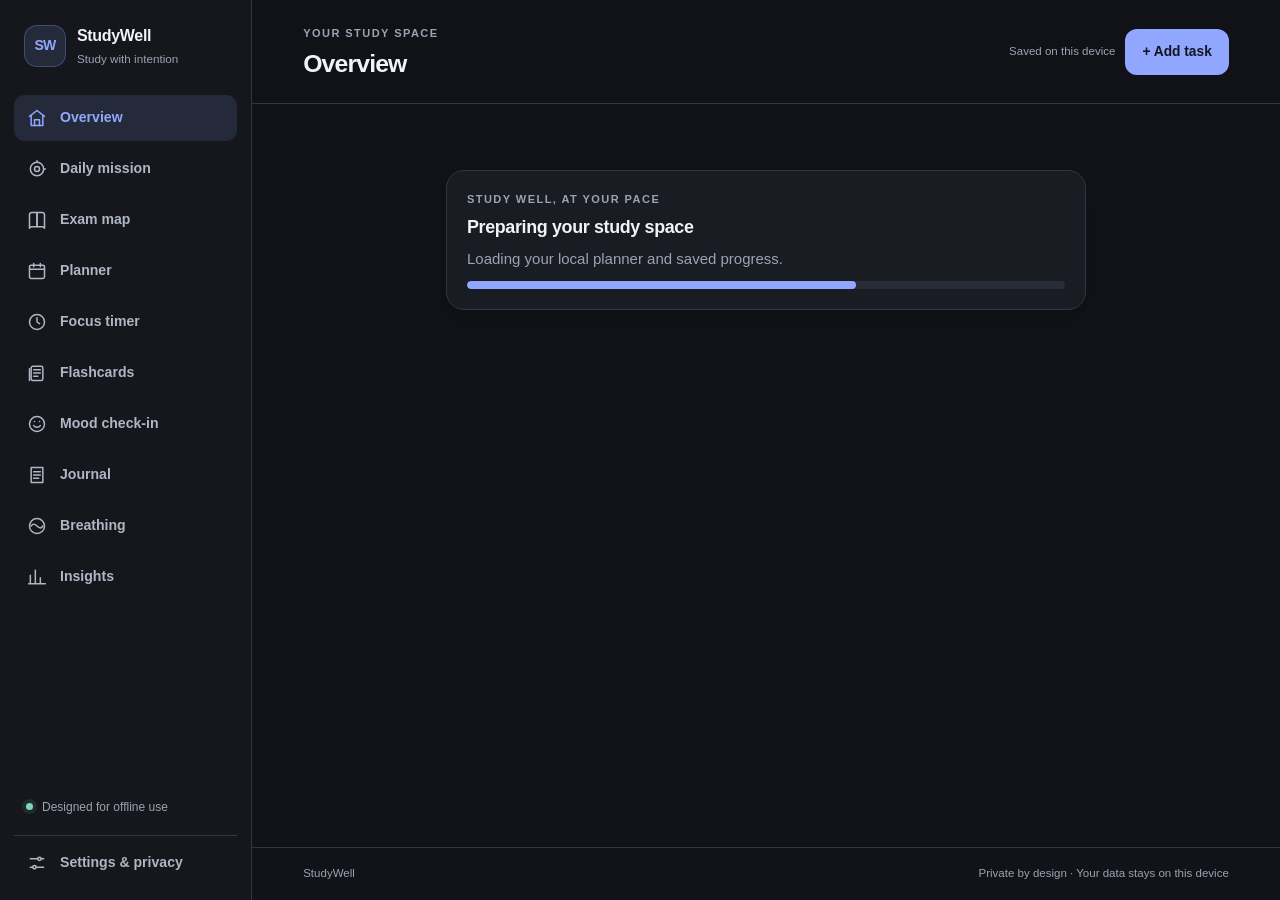
<file: web/index.html>
<!doctype html>
<html lang="en">
 <head>
  <meta charset="utf-8"/>
  <meta content="width=device-width, initial-scale=1, viewport-fit=cover" name="viewport"/>
  <meta content="#111318" name="theme-color"/>
  <meta content="A private, offline-first study planner and focus companion." name="description"/>
  <title>
   StudyWell &mdash; Study with intention
  </title>
  <link href="./manifest.json" rel="manifest"/>
  <link href="./icons/icon.svg" rel="icon" type="image/svg+xml"/>
  <link href="./css/styles.css" rel="stylesheet"/>
 </head>
 <body>
  <div aria-live="polite" class="lock-screen hidden" id="app-lock">
   <div class="lock-card">
    <div class="brand-mark">
     SW
    </div>
    <p class="eyebrow">
     PRIVATE STUDY SPACE
    </p>
    <h1>
     Welcome back
    </h1>
    <p class="muted">
     Enter your PIN to continue.
    </p>
    <form class="form-stack" id="unlock-form">
     <label class="field-label" for="unlock-pin">
      4-digit PIN
     </label>
     <input autocomplete="current-password" class="input pin-input" id="unlock-pin" inputmode="numeric" maxlength="4" pattern="[0-9]{4}" required="" type="password"/>
     <p class="form-message" id="unlock-error" role="status">
     </p>
     <button class="button primary full" type="submit">
      Unlock StudyWell
     </button>
    </form>
   </div>
  </div>
  <div aria-atomic="true" aria-live="polite" class="toast-region" id="toast-region">
  </div>
  <div class="app-shell" id="app-shell">
   <aside aria-label="Main navigation" class="sidebar">
    <a aria-label="StudyWell home" class="brand" href="#home">
     <span class="brand-mark">
      SW
     </span>
     <span>
      <strong>
       StudyWell
      </strong>
      <small>
       Study with intention
      </small>
     </span>
    </a>
    <nav class="side-nav" id="side-nav">
     <button class="nav-item active" data-page="home">
      <span class="nav-icon">
       <svg aria-hidden="true" viewBox="0 0 24 24">
        <path d="m3 10 9-7 9 7">
        </path>
        <path d="M5 9v12h14V9">
        </path>
        <path d="M9 21v-7h6v7">
        </path>
       </svg>
      </span>
      <span>
       Overview
      </span>
     </button>
     <button class="nav-item" data-page="mission">
      <span class="nav-icon">
       <svg aria-hidden="true" viewBox="0 0 24 24">
        <circle cx="12" cy="12" r="8">
        </circle>
        <circle cx="12" cy="12" r="3">
        </circle>
        <path d="M12 2v2M22 12h-2">
        </path>
       </svg>
      </span>
      <span>
       Daily mission
      </span>
     </button>
     <button class="nav-item" data-page="exams">
      <span class="nav-icon">
       <svg aria-hidden="true" viewBox="0 0 24 24">
        <path d="M3 5.5A2.5 2.5 0 0 1 5.5 3H12v17H5.5A2.5 2.5 0 0 0 3 22z">
        </path>
        <path d="M21 5.5A2.5 2.5 0 0 0 18.5 3H12v17h6.5A2.5 2.5 0 0 1 21 22z">
        </path>
       </svg>
      </span>
      <span>
       Exam map
      </span>
     </button>
     <button class="nav-item" data-page="planner">
      <span class="nav-icon">
       <svg aria-hidden="true" viewBox="0 0 24 24">
        <rect height="16" rx="2" width="18" x="3" y="5">
        </rect>
        <path d="M16 3v4M8 3v4M3 10h18">
        </path>
       </svg>
      </span>
      <span>
       Planner
      </span>
     </button>
     <button class="nav-item" data-page="focus">
      <span class="nav-icon">
       <svg aria-hidden="true" viewBox="0 0 24 24">
        <circle cx="12" cy="12" r="9">
        </circle>
        <path d="M12 7v5l3 2">
        </path>
       </svg>
      </span>
      <span>
       Focus timer
      </span>
     </button>
     <button class="nav-item" data-page="cards">
      <span class="nav-icon">
       <svg aria-hidden="true" viewBox="0 0 24 24">
        <rect height="17" rx="2" width="14" x="5" y="4">
        </rect>
        <path d="M8 8h8M8 12h8M8 16h5">
        </path>
        <path d="M3 7v14">
        </path>
       </svg>
      </span>
      <span>
       Flashcards
      </span>
     </button>
     <button class="nav-item" data-page="mood">
      <span class="nav-icon">
       <svg aria-hidden="true" viewBox="0 0 24 24">
        <circle cx="12" cy="12" r="9">
        </circle>
        <path d="M8 14s1.5 2 4 2 4-2 4-2M9 9h.01M15 9h.01">
        </path>
       </svg>
      </span>
      <span>
       Mood check-in
      </span>
     </button>
     <button class="nav-item" data-page="journal">
      <span class="nav-icon">
       <svg aria-hidden="true" viewBox="0 0 24 24">
        <path d="M5 3h14v18H5z">
        </path>
        <path d="M8 8h8M8 12h8M8 16h6">
        </path>
       </svg>
      </span>
      <span>
       Journal
      </span>
     </button>
     <button class="nav-item" data-page="breathing">
      <span class="nav-icon">
       <svg aria-hidden="true" viewBox="0 0 24 24">
        <circle cx="12" cy="12" r="9">
        </circle>
        <path d="M5 12c2-3 4-3 7 0s5 3 7 0">
        </path>
       </svg>
      </span>
      <span>
       Breathing
      </span>
     </button>
     <button class="nav-item" data-page="insights">
      <span class="nav-icon">
       <svg aria-hidden="true" viewBox="0 0 24 24">
        <path d="M4 20V10M10 20V4M16 20v-7M22 20H2">
        </path>
       </svg>
      </span>
      <span>
       Insights
      </span>
     </button>
    </nav>
    <div class="sidebar-bottom">
     <div class="offline-indicator">
      <span class="status-dot">
      </span>
      <span>
       Designed for offline use
      </span>
     </div>
     <button class="nav-item settings-link" data-page="settings">
      <span aria-hidden="true" class="nav-icon">
       <svg viewBox="0 0 24 24" aria-hidden="true">
        <path d="M4 7h9M17 7h3M4 17h3M11 17h9"></path>
        <circle cx="15" cy="7" r="2"></circle>
        <circle cx="9" cy="17" r="2"></circle>
       </svg>
      </span>
      <span>
       Settings &amp; privacy
      </span>
     </button>
    </div>
   </aside>
   <main class="main-area">
    <header class="topbar">
     <div class="topbar-title">
      <p class="eyebrow" id="today-label">
       YOUR STUDY SPACE
      </p>
      <h1 id="page-heading">
       Overview
      </h1>
     </div>
     <div class="topbar-actions">
      <span class="save-status" id="save-status">
       Saved on this device
      </span>
      <button class="button secondary install-button hidden" id="install-button" type="button">
       Install app
      </button>
      <button class="button primary" id="quick-add" type="button">
       + Add task
      </button>
     </div>
    </header>
    <section aria-live="polite" class="page-content" id="page-content" tabindex="-1">
     <section class="card boot-card">
      <p class="eyebrow">
       STUDY WELL, AT YOUR PACE
      </p>
      <h2>
       Preparing your study space
      </h2>
      <p class="muted">
       Loading your local planner and saved progress.
      </p>
      <div aria-hidden="true" class="progress-track">
       <div class="progress-fill" style="width: 65%">
       </div>
      </div>
     </section>
    </section>
    <footer class="app-footer">
     <span>
      StudyWell
     </span>
     <span>
      Private by design &middot; Your data stays on this device
     </span>
    </footer>
   </main>
  </div>
  <nav aria-label="Mobile navigation" class="mobile-nav" id="mobile-nav">
   <button class="mobile-nav-item active" data-page="home">
    <span>
     <svg aria-hidden="true" viewBox="0 0 24 24">
      <path d="m3 10 9-7 9 7">
      </path>
      <path d="M5 9v12h14V9">
      </path>
      <path d="M9 21v-7h6v7">
      </path>
     </svg>
    </span>
    <small>
     Home
    </small>
   </button>
   <button class="mobile-nav-item" data-page="planner">
    <span>
     <svg aria-hidden="true" viewBox="0 0 24 24">
      <rect height="16" rx="2" width="18" x="3" y="5">
      </rect>
      <path d="M16 3v4M8 3v4M3 10h18">
      </path>
     </svg>
    </span>
    <small>
     Plan
    </small>
   </button>
   <button class="mobile-nav-item" data-page="focus">
    <span>
     <svg aria-hidden="true" viewBox="0 0 24 24">
      <circle cx="12" cy="12" r="9">
      </circle>
      <path d="M12 7v5l3 2">
      </path>
     </svg>
    </span>
    <small>
     Focus
    </small>
   </button>
   <button class="mobile-nav-item" data-page="cards">
    <span>
     <svg aria-hidden="true" viewBox="0 0 24 24">
      <rect height="17" rx="2" width="14" x="5" y="4">
      </rect>
      <path d="M8 8h8M8 12h8M8 16h5">
      </path>
      <path d="M3 7v14">
      </path>
     </svg>
    </span>
    <small>
     Cards
    </small>
   </button>
   <button class="mobile-nav-item" data-page="settings">
    <span aria-hidden="true">
     <svg aria-hidden="true" viewBox="0 0 24 24">
      <path d="M4 7h9M17 7h3M4 17h3M11 17h9">
      </path>
      <circle cx="15" cy="7" r="2">
      </circle>
      <circle cx="9" cy="17" r="2">
      </circle>
     </svg>
    </span>
    <small>
     Settings
    </small>
   </button>
  </nav>
  <dialog class="app-dialog" id="app-dialog">
   <div class="dialog-content" id="dialog-content">
   </div>
  </dialog>
  <script src="./js/storage.js">
  </script>
  <script src="./js/app.js">
  </script>
 </body>
</html>
</file>
<file: web/css/styles.css>
:root {
  font-family: Inter, -apple-system, BlinkMacSystemFont, "Segoe UI", Roboto, Arial, sans-serif;
  color-scheme: dark;
  --bg: #111318;
  --surface: #191c23;
  --surface-2: #20242d;
  --surface-3: #272c37;
  --text: #f1f3f7;
  --muted: #9ba3b3;
  --line: #303643;
  --accent: #91a7ff;
  --accent-strong: #7189eb;
  --accent-soft: rgba(145, 167, 255, .13);
  --good: #7ad8b5;
  --warn: #efc27b;
  --bad: #ef9298;
  --radius: 18px;
  --shadow: 0 12px 32px rgba(0, 0, 0, .16);
  font-synthesis: none;
  text-rendering: optimizeLegibility;
}

* {
  box-sizing: border-box;
}

html {
  min-height: 100%;
  background: var(--bg);
  scroll-behavior: smooth;
}

body {
  margin: 0;
  min-height: 100vh;
  background: var(--bg);
  color: var(--text);
  font-size: 15px;
  line-height: 1.55;
  -webkit-tap-highlight-color: transparent;
}

button, input, select, textarea {
  font: inherit;
}

button {
  color: inherit;
  cursor: pointer;
}

button: focus-visible, input:focus-visible, select:focus-visible, textarea:focus-visible, a:focus-visible {
  outline: 3px solid var(--accent);
  outline-offset: 3px;
}

button: disabled {
  opacity: .45;
  cursor: not-allowed;
}

a {
  color: inherit;
  text-decoration: none;
}

h1, h2, h3, p {
  margin-top: 0;
}

h1 {
  font-size: clamp(1.45rem, 3vw, 1.9rem);
  letter-spacing: -.035em;
  line-height: 1.2;
  margin-bottom: 0;
}

h2 {
  font-size: 1.12rem;
  letter-spacing: -.02em;
  line-height: 1.35;
  margin-bottom: 8px;
}

h3 {
  font-size: .98rem;
  line-height: 1.4;
  margin-bottom: 6px;
}

p {
  margin-bottom: 10px;
}

.muted, .hint, .eyebrow {
  color: var(--muted);
}

.eyebrow {
  font-size: .69rem;
  font-weight: 750;
  letter-spacing: .13em;
  text-transform: uppercase;
  margin: 0 0 7px;
}

.hidden {
  display: none!important;
}

.app-shell {
  min-height: 100vh;
}

.sidebar {
  position: fixed;
  inset: 0 auto 0 0;
  width: 252px;
  background: #15171d;
  border-right: 1px solid var(--line);
  padding: 24px 14px 16px;
  display: flex;
  flex-direction: column;
  z-index: 5;
}

.brand {
  display: flex;
  align-items: center;
  gap: 11px;
  padding: 0 10px 27px;
}

.brand-mark {
  width: 42px;
  height: 42px;
  flex: 0 0 42px;
  display: grid;
  place-items: center;
  border-radius: 13px;
  background: var(--accent-soft);
  border: 1px solid rgba(145, 167, 255, .28);
  color: var(--accent);
  font-size: 14px;
  font-weight: 850;
  letter-spacing: -.06em;
}

.brand strong {
  display: block;
  font-size: 1rem;
  letter-spacing: -.02em;
}

.brand small {
  display: block;
  color: var(--muted);
  font-size: .73rem;
  margin-top: 1px;
}

.side-nav {
  display: grid;
  gap: 5px;
}

.nav-item {
  border: 0;
  background: transparent;
  border-radius: 11px;
  min-height: 46px;
  width: 100%;
  padding: 10px 12px;
  display: flex;
  align-items: center;
  gap: 12px;
  text-align: left;
  color: #b0b6c3;
  font-weight: 570;
  font-size: .88rem;
}

.nav-item:hover {
  background: var(--surface-2);
  color: var(--text);
}

.nav-item.active {
  background: var(--accent-soft);
  color: var(--accent);
}

.nav-icon {
  width: 22px;
  display: inline-grid;
  place-items: center;
  flex: 0 0 22px;
}

.nav-icon svg {
  width: 20px;
  height: 20px;
  fill: none;
  stroke: currentColor;
  stroke-width: 1.8;
  stroke-linecap: round;
  stroke-linejoin: round;
}

.sidebar-bottom {
  margin-top: auto;
}

.offline-indicator {
  display: flex;
  align-items: center;
  gap: 9px;
  padding: 14px 12px;
  color: var(--muted);
  font-size: .75rem;
}

.status-dot {
  width: 7px;
  height: 7px;
  border-radius: 50%;
  background: var(--good);
  box-shadow: 0 0 0 4px rgba(122, 216, 181, .1);
}

.settings-link {
  margin-top: 5px;
  border-top: 1px solid var(--line);
  border-radius: 0;
  padding-top: 16px;
}

.main-area {
  margin-left: 252px;
  min-height: 100vh;
  display: flex;
  flex-direction: column;
}

.topbar {
  min-height: 104px;
  padding: 24px clamp(22px, 4vw, 52px);
  display: flex;
  align-items: center;
  justify-content: space-between;
  gap: 20px;
  border-bottom: 1px solid var(--line);
  background: rgba(17, 19, 24, .92);
}

.topbar-title h1 {
  font-size: 1.55rem;
}

.topbar-actions {
  display: flex;
  align-items: center;
  justify-content: flex-end;
  gap: 10px;
  flex-wrap: wrap;
}

.save-status {
  font-size: .72rem;
  color: var(--muted);
  white-space: nowrap;
}

.button {
  min-height: 46px;
  padding: 10px 16px;
  border: 1px solid transparent;
  border-radius: 12px;
  display: inline-flex;
  align-items: center;
  justify-content: center;
  gap: 8px;
  font-weight: 680;
  font-size: .86rem;
  transition: background .15s, border-color .15s, transform .15s;
}

.button:active {
  transform: scale(.985);
}

.button.primary {
  background: var(--accent);
  color: #101522;
}

.button.primary:hover {
  background: var(--accent-strong);
  color: white;
}

.button.secondary {
  background: var(--surface-2);
  border-color: var(--line);
  color: var(--text);
}

.button.secondary:hover {
  border-color: #586174;
}

.button.ghost {
  background: transparent;
  color: var(--muted);
  border-color: var(--line);
}

.button.danger {
  background: rgba(239, 146, 152, .12);
  color: var(--bad);
  border-color: rgba(239, 146, 152, .24);
}

.button.small {
  min-height: 38px;
  padding: 7px 11px;
  font-size: .78rem;
  border-radius: 10px;
}

.button.full {
  width: 100%;
}

.boot-card {
  max-width: 640px;
  margin: 4vh auto;
}

.page-content {
  width: 100%;
  max-width: 1440px;
  margin: 0 auto;
  padding: 30px clamp(22px, 4vw, 52px) 36px;
  flex: 1;
}

.app-footer {
  display: flex;
  justify-content: space-between;
  gap: 16px;
  border-top: 1px solid var(--line);
  padding: 17px clamp(22px, 4vw, 52px);
  font-size: .72rem;
  color: var(--muted);
}

.grid {
  display: grid;
  gap: 18px;
}

.grid.two {
  grid-template-columns: repeat(2, minmax(0, 1fr));
}

.grid.three {
  grid-template-columns: repeat(3, minmax(0, 1fr));
}

.grid.four {
  grid-template-columns: repeat(4, minmax(0, 1fr));
}

.layout-main {
  display: grid;
  grid-template-columns: minmax(0, 1.4fr) minmax(280px, .85fr);
  gap: 20px;
}

.stack {
  display: grid;
  gap: 12px;
}

.card {
  min-width: 0;
  background: var(--surface);
  border: 1px solid var(--line);
  border-radius: var(--radius);
  padding: 20px;
  box-shadow: var(--shadow);
}

.card.soft {
  background: var(--surface-2);
}

.card-heading {
  display: flex;
  align-items: flex-start;
  justify-content: space-between;
  gap: 14px;
  margin-bottom: 16px;
}

.card-heading p {
  font-size: .82rem;
  color: var(--muted);
  margin: 5px 0 0;
}

.section-title {
  display: flex;
  align-items: center;
  justify-content: space-between;
  gap: 14px;
  margin: 26px 0 13px;
}

.section-title h2 {
  margin: 0;
}

.section-title p {
  margin: 4px 0 0;
  color: var(--muted);
  font-size: .82rem;
}

.metric-card {
  padding: 19px;
  min-height: 130px;
  display: flex;
  flex-direction: column;
  justify-content: space-between;
}

.metric-label {
  color: var(--muted);
  font-size: .78rem;
  font-weight: 600;
}

.metric-value {
  font-size: clamp(1.55rem, 2.5vw, 2rem);
  font-weight: 760;
  letter-spacing: -.055em;
  line-height: 1.1;
  margin: 12px 0 7px;
}

.metric-foot {
  font-size: .73rem;
  color: var(--muted);
}

.progress-track {
  height: 8px;
  border-radius: 99px;
  background: var(--surface-3);
  overflow: hidden;
}

.progress-fill {
  height: 100%;
  width: 0;
  background: var(--accent);
  border-radius: inherit;
  transition: width .25s;
}

.progress-fill.good {
  background: var(--good);
}

.progress-row {
  display: flex;
  justify-content: space-between;
  gap: 12px;
  font-size: .78rem;
  margin-bottom: 9px;
}

.empty-state {
  padding: 28px 18px;
  text-align: center;
  border: 1px dashed var(--line);
  border-radius: 14px;
  color: var(--muted);
}

.empty-state strong {
  display: block;
  color: var(--text);
  margin-bottom: 5px;
}

.empty-state p {
  font-size: .83rem;
  margin: 0 auto 14px;
  max-width: 340px;
}

.item-list {
  display: grid;
  gap: 10px;
}

.list-item {
  display: flex;
  align-items: flex-start;
  gap: 12px;
  padding: 13px 0;
  border-bottom: 1px solid var(--line);
  min-width: 0;
}

.list-item:last-child {
  border-bottom: 0;
  padding-bottom: 0;
}

.list-item:first-child {
  padding-top: 0;
}

.list-main {
  flex: 1;
  min-width: 0;
}

.list-main strong {
  display: block;
  font-size: .88rem;
  overflow-wrap: anywhere;
}

.list-main p {
  font-size: .76rem;
  color: var(--muted);
  margin: 4px 0 0;
}

.list-actions {
  display: flex;
  gap: 6px;
  align-items: center;
  flex-shrink: 0;
}

.check-button {
  width: 28px;
  height: 28px;
  min-width: 28px;
  border-radius: 9px;
  border: 1px solid var(--line);
  background: var(--surface-2);
  display: grid;
  place-items: center;
  margin-top: 1px;
}

.check-button.checked {
  background: rgba(122, 216, 181, .15);
  border-color: var(--good);
  color: var(--good);
}

.check-button.checked::after {
  width: 7px;
  height: 12px;
  border: solid currentColor;
  border-width: 0 2px 2px 0;
  content: "";
  transform: rotate(45deg);
  margin-top: -2px;
}

.icon-button {
  width: 40px;
  height: 40px;
  min-width: 40px;
  border-radius: 11px;
  background: var(--surface-2);
  border: 1px solid var(--line);
  display: grid;
  place-items: center;
}

.icon-button svg {
  width: 17px;
  height: 17px;
  fill: none;
  stroke: currentColor;
  stroke-width: 1.8;
  stroke-linecap: round;
  stroke-linejoin: round;
}

.icon-button:hover {
  border-color: var(--accent);
}

.tag {
  display: inline-flex;
  align-items: center;
  min-height: 26px;
  padding: 4px 9px;
  border-radius: 8px;
  background: var(--accent-soft);
  color: var(--accent);
  font-size: .69rem;
  font-weight: 700;
  white-space: nowrap;
}

.tag.good {
  background: rgba(122, 216, 181, .12);
  color: var(--good);
}

.tag.warn {
  background: rgba(239, 194, 123, .12);
  color: var(--warn);
}

.tag.bad {
  background: rgba(239, 146, 152, .12);
  color: var(--bad);
}

.form-grid {
  display: grid;
  grid-template-columns: repeat(2, minmax(0, 1fr));
  gap: 14px;
}

.form-stack {
  display: grid;
  gap: 13px;
}

.field {
  display: grid;
  gap: 7px;
  min-width: 0;
}

.field-label, label.field-label {
  font-size: .79rem;
  color: var(--muted);
  font-weight: 650;
}

.input, select.input, textarea.input {
  width: 100%;
  min-width: 0;
  min-height: 48px;
  border: 1px solid var(--line);
  border-radius: 11px;
  background: var(--surface-2);
  color: var(--text);
  padding: 11px 13px;
  outline-offset: 2px;
}

.input:focus, select.input:focus, textarea.input:focus {
  border-color: var(--accent);
}

textarea.input {
  min-height: 120px;
  resize: vertical;
  line-height: 1.6;
}

.input::placeholder, textarea::placeholder {
  color: #737d8e;
}

.form-actions {
  display: flex;
  flex-wrap: wrap;
  gap: 9px;
  margin-top: 4px;
}

.form-message {
  min-height: 18px;
  margin: 0;
  color: var(--bad);
  font-size: .78rem;
}

.helper {
  color: var(--muted);
  font-size: .76rem;
  margin: 7px 0 0;
}

.divider {
  height: 1px;
  background: var(--line);
  margin: 18px 0;
}

.inline-row {
  display: flex;
  align-items: center;
  gap: 10px;
  flex-wrap: wrap;
}

.between {
  display: flex;
  align-items: center;
  justify-content: space-between;
  gap: 12px;
}

.date-chip {
  font-size: .72rem;
  color: var(--muted);
}

.hero-card {
  padding: 26px;
  background: linear-gradient(135deg, var(--surface) 0%, var(--surface-2) 100%);
  position: relative;
  overflow: hidden;
}

.hero-card:after {
  content: "";
  position: absolute;
  width: 200px;
  height: 200px;
  border: 1px solid rgba(145, 167, 255, .12);
  border-radius: 50%;
  right: -80px;
  top: -100px;
  box-shadow: 0 0 0 25px rgba(145, 167, 255, .035), 0 0 0 50px rgba(145, 167, 255, .025);
  pointer-events: none;
}

.hero-card>* {
  position: relative;
  z-index: 1;
}

.hero-card h2 {
  font-size: 1.5rem;
  max-width: 520px;
}

.hero-card p {
  color: var(--muted);
  max-width: 540px;
  font-size: .88rem;
}

.hero-card .button {
  margin-top: 5px;
}

.mission-task {
  display: flex;
  gap: 12px;
  align-items: flex-start;
  padding: 13px;
  border-radius: 12px;
  background: var(--surface-2);
  border: 1px solid var(--line);
}

.mission-task .task-time {
  min-width: 62px;
  font-size: .74rem;
  color: var(--accent);
  font-weight: 750;
  padding-top: 3px;
}

.mission-task .task-content {
  flex: 1;
  min-width: 0;
}

.mission-task strong {
  font-size: .86rem;
  display: block;
}

.mission-task small {
  color: var(--muted);
  font-size: .74rem;
}

.timer-wrap {
  text-align: center;
  padding: 20px 0 8px;
}

.timer-ring {
  width: min(290px, 72vw);
  aspect-ratio: 1;
  border-radius: 50%;
  margin: 0 auto 22px;
  display: grid;
  place-items: center;
  position: relative;
  background: conic-gradient(var(--accent) var(--timer-progress, 0%), var(--surface-3) 0);
  padding: 9px;
}

.timer-ring:before {
  content: "";
  position: absolute;
  inset: 9px;
  border-radius: 50%;
  background: var(--surface);
}

.timer-inner {
  position: relative;
  z-index: 1;
}

.timer-time {
  font-size: clamp(2.8rem, 9vw, 4.2rem);
  font-weight: 760;
  letter-spacing: -.07em;
  font-variant-numeric: tabular-nums;
  line-height: 1.1;
}

.timer-label {
  font-size: .76rem;
  color: var(--muted);
  margin-top: 8px;
}

.timer-controls {
  display: flex;
  justify-content: center;
  gap: 10px;
  flex-wrap: wrap;
}

.timer-controls .button {
  min-width: 112px;
}

.segmented {
  display: flex;
  gap: 6px;
  padding: 5px;
  border: 1px solid var(--line);
  background: var(--surface-2);
  border-radius: 13px;
  flex-wrap: wrap;
}

.segmented button {
  flex: 1;
  min-width: 82px;
  min-height: 40px;
  border: 0;
  border-radius: 9px;
  background: transparent;
  color: var(--muted);
  font-size: .78rem;
  font-weight: 700;
  padding: 8px 11px;
}

.segmented button.active {
  background: var(--accent);
  color: #111522;
}

.chapter-list {
  display: grid;
  gap: 9px;
}

.chapter-row {
  display: grid;
  grid-template-columns: minmax(0, 1fr) 112px 88px 40px;
  gap: 9px;
  align-items: center;
  padding: 11px;
  border-radius: 12px;
  background: var(--surface-2);
  border: 1px solid var(--line);
}

.chapter-name {
  min-width: 0;
  overflow-wrap: anywhere;
  font-size: .84rem;
  font-weight: 650;
}

.chapter-row select {
  min-height: 40px;
  font-size: .75rem;
  padding: 8px;
}

.theme-grid {
  display: grid;
  grid-template-columns: repeat(4, minmax(0, 1fr));
  gap: 10px;
}

.theme-option {
  min-width: 0;
  min-height: 78px;
  padding: 10px;
  border: 1px solid var(--line);
  border-radius: 12px;
  background: var(--surface-2);
  display: grid;
  gap: 8px;
  text-align: left;
  font-size: .76rem;
}

.theme-option.active {
  border-color: var(--accent);
  box-shadow: inset 0 0 0 1px var(--accent);
}

.theme-swatches {
  display: flex;
  gap: 5px;
}

.theme-swatches span {
  width: 18px;
  height: 18px;
  border-radius: 6px;
  border: 1px solid rgba(255, 255, 255, .13);
}

.setting-row {
  display: flex;
  align-items: center;
  justify-content: space-between;
  gap: 15px;
  padding: 15px 0;
  border-bottom: 1px solid var(--line);
}

.setting-row:first-child {
  padding-top: 0;
}

.setting-row:last-child {
  border-bottom: 0;
  padding-bottom: 0;
}

.setting-copy {
  min-width: 0;
}

.setting-copy strong {
  font-size: .86rem;
}

.setting-copy p {
  font-size: .75rem;
  color: var(--muted);
  margin: 4px 0 0;
}

.switch {
  position: relative;
  width: 48px;
  height: 28px;
  flex: 0 0 48px;
  border-radius: 99px;
  border: 1px solid var(--line);
  background: var(--surface-3);
  padding: 3px;
}

.switch:after {
  content: "";
  display: block;
  width: 20px;
  height: 20px;
  border-radius: 50%;
  background: #9ba3b3;
  transition: transform .16s, background .16s;
}

.switch[aria-checked="true"] {
  background: var(--accent-soft);
  border-color: var(--accent);
}

.switch[aria-checked="true"]:after {
  transform: translateX(19px);
  background: var(--accent);
}

.mood-options {
  display: grid;
  grid-template-columns: repeat(5, minmax(0, 1fr));
  gap: 10px;
}

.mood-option {
  min-height: 104px;
  border: 1px solid var(--line);
  background: var(--surface-2);
  border-radius: 13px;
  padding: 13px 5px;
  display: grid;
  place-items: center;
  gap: 6px;
}

.mood-option .mood-number {
  width: 34px;
  height: 34px;
  border: 1px solid var(--line);
  border-radius: 50%;
  display: grid;
  place-items: center;
  font-weight: 750;
  color: var(--muted);
}

.mood-option span:last-child {
  font-size: .75rem;
  color: var(--muted);
}

.mood-option.active {
  border-color: var(--accent);
  background: var(--accent-soft);
}

.mood-option.active .mood-number {
  background: var(--accent);
  color: #111522;
  border-color: var(--accent);
}

.mood-option.active span:last-child {
  color: var(--text);
}

.flashcard {
  min-height: 260px;
  display: grid;
  place-items: center;
  text-align: center;
  padding: 26px;
  cursor: pointer;
}

.flashcard .flash-label {
  font-size: .7rem;
  color: var(--accent);
  font-weight: 750;
  letter-spacing: .12em;
  text-transform: uppercase;
  margin-bottom: 14px;
}

.flashcard .flash-text {
  font-size: clamp(1.2rem, 3vw, 1.65rem);
  font-weight: 650;
  line-height: 1.45;
  overflow-wrap: anywhere;
  max-width: 640px;
}

.flashcard .flash-hint {
  font-size: .75rem;
  color: var(--muted);
  margin-top: 22px;
}

.review-ratings {
  display: grid;
  grid-template-columns: repeat(4, minmax(0, 1fr));
  gap: 8px;
}

.review-ratings .button {
  min-width: 0;
  padding: 9px 5px;
  font-size: .77rem;
}

.breath-stage {
  display: grid;
  place-items: center;
  padding: 30px 10px;
}

.breath-circle {
  width: min(220px, 60vw);
  aspect-ratio: 1;
  border-radius: 50%;
  border: 1px solid rgba(145, 167, 255, .35);
  background: radial-gradient(circle at 50% 50%, var(--accent-soft), transparent 67%);
  display: grid;
  place-items: center;
  transition: transform 3.5s ease-in-out, background 1s;
}

.breath-circle.inhale {
  transform: scale(1.15);
}

.breath-circle.hold {
  transform: scale(1.15);
  transition-duration: 1s;
}

.breath-circle.exhale {
  transform: scale(.78);
}

.breath-circle span {
  font-size: .9rem;
  font-weight: 700;
  text-align: center;
}

.chart-bars {
  display: grid;
  gap: 13px;
}

.chart-row {
  display: grid;
  grid-template-columns: 95px minmax(0, 1fr) 48px;
  align-items: center;
  gap: 10px;
  font-size: .76rem;
}

.chart-row .chart-label {
  color: var(--muted);
  overflow: hidden;
  text-overflow: ellipsis;
  white-space: nowrap;
}

.chart-track {
  height: 10px;
  background: var(--surface-3);
  border-radius: 99px;
  overflow: hidden;
}

.chart-track span {
  height: 100%;
  display: block;
  background: var(--accent);
  border-radius: 99px;
}

.chart-value {
  text-align: right;
  font-variant-numeric: tabular-nums;
}

.week-bars {
  display: grid;
  grid-template-columns: repeat(7, minmax(0, 1fr));
  gap: 10px;
  align-items: end;
  height: 150px;
  padding-top: 12px;
}

.week-day {
  height: 100%;
  display: flex;
  flex-direction: column;
  align-items: center;
  justify-content: flex-end;
  gap: 7px;
}

.week-day .bar-space {
  width: 100%;
  height: 100%;
  display: flex;
  align-items: flex-end;
  justify-content: center;
}

.week-day .bar {
  width: min(26px, 70%);
  min-height: 4px;
  background: var(--accent);
  border-radius: 7px 7px 3px 3px;
}

.week-day small {
  font-size: .68rem;
  color: var(--muted);
}

.week-day strong {
  font-size: .68rem;
  font-weight: 650;
}

.lock-screen {
  position: fixed;
  inset: 0;
  z-index: 50;
  background: var(--bg);
  display: grid;
  place-items: center;
  padding: 20px;
}

.lock-card {
  width: min(100%, 380px);
  padding: 30px;
  border: 1px solid var(--line);
  border-radius: 22px;
  background: var(--surface);
  box-shadow: var(--shadow);
}

.lock-card .brand-mark {
  margin-bottom: 24px;
}

.lock-card h1 {
  margin-bottom: 9px;
}

.pin-input {
  text-align: center;
  letter-spacing: .7em;
  font-size: 1.5rem;
}

.app-dialog {
  width: min(600px, calc(100% - 28px));
  max-height: min(86vh, 900px);
  padding: 0;
  border: 1px solid var(--line);
  border-radius: 20px;
  background: var(--surface);
  color: var(--text);
  box-shadow: 0 24px 100px rgba(0, 0, 0, .55);
}

.app-dialog::backdrop {
  background: rgba(0, 0, 0, .65);
  backdrop-filter: blur(4px);
}

.dialog-content {
  padding: 25px;
  max-height: 86vh;
  overflow: auto;
}

.dialog-header {
  display: flex;
  justify-content: space-between;
  align-items: flex-start;
  gap: 12px;
  margin-bottom: 20px;
}

.dialog-header h2 {
  font-size: 1.25rem;
}

.dialog-header p {
  font-size: .8rem;
  color: var(--muted);
  margin: 5px 0 0;
}

.toast-region {
  position: fixed;
  top: 18px;
  right: 18px;
  z-index: 100;
  display: grid;
  gap: 9px;
  width: min(360px, calc(100vw - 36px));
}

.toast {
  background: var(--surface-2);
  border: 1px solid var(--line);
  border-radius: 13px;
  padding: 13px 15px;
  box-shadow: var(--shadow);
  font-size: .83rem;
  animation: toast-in .18s ease-out;
}

.toast.error {
  border-color: rgba(239, 146, 152, .5);
}

.toast.success {
  border-color: rgba(122, 216, 181, .4);
}

@keyframes toast-in {
  from {
    opacity: 0;
    transform: translateY(-5px);
  }
  to {
    opacity: 1;
    transform: translateY(0);
  }

}

.mobile-nav {
  display: none;
}

.notice {
  padding: 13px 15px;
  border: 1px solid var(--line);
  border-radius: 12px;
  background: var(--surface-2);
  font-size: .8rem;
  color: var(--muted);
}

.notice strong {
  color: var(--text);
}

.search-row {
  display: flex;
  gap: 10px;
  align-items: center;
}

.search-row .input {
  flex: 1;
}

.text-link {
  border: 0;
  background: transparent;
  color: var(--accent);
  font-size: .8rem;
  font-weight: 700;
  padding: 8px;
}

.struck {
  text-decoration: line-through;
  color: var(--muted)!important;
}

.subnav {
  display: flex;
  gap: 8px;
  flex-wrap: wrap;
  margin-bottom: 17px;
}

.subnav .button {
  min-height: 40px;
}

.onboarding-step {
  display: grid;
  gap: 15px;
}

.onboarding-step h2 {
  font-size: 1.45rem;
}

.onboarding-step p {
  color: var(--muted);
  font-size: .88rem;
}

.onboarding-progress {
  display: flex;
  gap: 6px;
  margin-bottom: 22px;
}

.onboarding-progress span {
  height: 4px;
  flex: 1;
  border-radius: 9px;
  background: var(--surface-3);
}

.onboarding-progress span.active {
  background: var(--accent);
}

.bottom-spacer {
  height: 10px;
}

.install-note {
  font-size: .78rem;
  color: var(--muted);
}

.hidden-visually {
  position: absolute;
  width: 1px;
  height: 1px;
  padding: 0;
  margin: -1px;
  overflow: hidden;
  clip: rect(0, 0, 0, 0);
  white-space: nowrap;
  border: 0;
}

/* Theme presets */ [data-theme="Light"] {
  color-scheme: light;
  --bg: #f4f6fa;
  --surface: #fff;
  --surface-2: #eef1f6;
  --surface-3: #e1e5ee;
  --text: #202533;
  --muted: #687184;
  --line: #dce1ea;
  --accent: #586dd1;
  --accent-strong: #4356b6;
  --accent-soft: rgba(88, 109, 209, .12);
  --good: #208565;
  --warn: #94621d;
  --bad: #b84e5b;
  --shadow: 0 8px 25px rgba(28, 39, 65, .06);
}

[data-theme="Paper"] {
  color-scheme: light;
  --bg: #f8f4ec;
  --surface: #fffdf8;
  --surface-2: #f1eadf;
  --surface-3: #e5d9c8;
  --text: #302b26;
  --muted: #82766a;
  --line: #e1d6c7;
  --accent: #a15c36;
  --accent-strong: #854725;
  --accent-soft: rgba(161, 92, 54, .12);
  --good: #347b5a;
  --warn: #9b6b27;
  --bad: #ae4e4e;
  --shadow: 0 8px 25px rgba(64, 47, 31, .05);
}

[data-theme="Ocean"] {
  --accent: #72b7e8;
  --accent-strong: #4b95cb;
  --accent-soft: rgba(114, 183, 232, .14);
}

[data-theme="Forest"] {
  --accent: #7ac69c;
  --accent-strong: #4f9d76;
  --accent-soft: rgba(122, 198, 156, .14);
}

[data-theme="Lavender"] {
  --accent: #c0a3f3;
  --accent-strong: #a184d9;
  --accent-soft: rgba(192, 163, 243, .14);
}

[data-theme="Sunset"] {
  --accent: #f2a07c;
  --accent-strong: #d67e5a;
  --accent-soft: rgba(242, 160, 124, .14);
}

[data-theme="Mint"] {
  --accent: #69d7bd;
  --accent-strong: #43b69c;
  --accent-soft: rgba(105, 215, 189, .14);
}

[data-theme="Crimson"] {
  --accent: #ff849b;
  --accent-strong: #db5f78;
  --accent-soft: rgba(255, 132, 155, .14);
}

[data-theme="Deep Space"] {
  --accent: #81a9ff;
  --accent-strong: #5e85dc;
  --accent-soft: rgba(129, 169, 255, .14);
}

[data-theme="Sakura"] {
  --accent: #f5a3cb;
  --accent-strong: #d77ead;
  --accent-soft: rgba(245, 163, 203, .14);
}

[data-theme="Slate"] {
  --accent: #b1c1d5;
  --accent-strong: #8ea2bb;
  --accent-soft: rgba(177, 193, 213, .14);
}

[data-theme="Amber"] {
  --accent: #efc477;
  --accent-strong: #d5a34e;
  --accent-soft: rgba(239, 196, 119, .14);
}

[data-theme="Rose"] {
  --accent: #ff91a8;
  --accent-strong: #d9708a;
  --accent-soft: rgba(255, 145, 168, .14);
}

[data-theme="Teal"] {
  --accent: #65d0cc;
  --accent-strong: #45aaa7;
  --accent-soft: rgba(101, 208, 204, .14);
}

[data-theme="Indigo"] {
  --accent: #a5adff;
  --accent-strong: #838be4;
  --accent-soft: rgba(165, 173, 255, .14);
}

[data-theme="Peach"] {
  --accent: #ffb48d;
  --accent-strong: #d78a62;
  --accent-soft: rgba(255, 180, 141, .14);
}

[data-theme="Olive"] {
  --accent: #c1d17b;
  --accent-strong: #9eae56;
  --accent-soft: rgba(193, 209, 123, .14);
}

[data-theme="Charcoal"] {
  --accent: #c3cad5;
  --accent-strong: #a3adbd;
  --accent-soft: rgba(195, 202, 213, .14);
}

[data-theme="Ink"] {
  --accent: #a2c8ff;
  --accent-strong: #7da7e5;
  --accent-soft: rgba(162, 200, 255, .14);
}

[data-theme="Cloud"] {
  --accent: #91a4dc;
  --accent-strong: #7188c6;
  --accent-soft: rgba(145, 164, 220, .14);
}

[data-theme="Aurora"] {
  --accent: #7de0ac;
  --accent-strong: #55bd86;
  --accent-soft: rgba(125, 224, 172, .14);
}

[data-theme="Cobalt"] {
  --accent: #7cbaff;
  --accent-strong: #5897dc;
  --accent-soft: rgba(124, 186, 255, .14);
}

[data-theme="Neon"] {
  --accent: #b6e879;
  --accent-strong: #8dbb4e;
  --accent-soft: rgba(182, 232, 121, .14);
}

[data-theme="Nord"] {
  --accent: #88c0d0;
  --accent-strong: #6ca8b8;
  --accent-soft: rgba(136, 192, 208, .14);
}

@media(max-width:1120px) {
  .sidebar {
    width: 220px;
  }
  .main-area {
    margin-left: 220px;
  }
  .grid.four {
    grid-template-columns: repeat(2, minmax(0, 1fr));
  }
  .layout-main {
    grid-template-columns: minmax(0, 1fr);
  }
  .topbar {
    padding: 22px 26px;
  }
  .page-content {
    padding: 24px 26px 30px;
  }
  .app-footer {
    padding: 16px 26px;
  }

}

@media(max-width:760px) {
  body {
    font-size: 14px;
  }
  .sidebar {
    display: none;
  }
  .main-area {
    margin-left: 0;
    padding-bottom: 78px;
  }
  .topbar {
    min-height: 88px;
    padding: 17px 16px;
    align-items: flex-start;
  }
  .topbar-title h1 {
    font-size: 1.32rem;
  }
  .topbar-actions {
    gap: 7px;
    max-width: 55%;
  }
  .save-status {
    display: none;
  }
  .topbar-actions .button {
    min-height: 42px;
    padding: 8px 11px;
    font-size: .77rem;
  }
  .page-content {
    padding: 18px 14px 26px;
  }
  .app-footer {
    padding: 14px 16px;
    font-size: .67rem;
    flex-direction: column;
    gap: 3px;
  }
  .mobile-nav {
    position: fixed;
    display: grid;
    grid-template-columns: repeat(5, minmax(0, 1fr));
    left: 0;
    right: 0;
    bottom: 0;
    z-index: 20;
    padding: 7px 8px calc(7px + env(safe-area-inset-bottom));
    background: rgba(21, 23, 29, .97);
    backdrop-filter: blur(18px);
    border-top: 1px solid var(--line);
  }
  .mobile-nav-item {
    min-height: 55px;
    border: 0;
    border-radius: 11px;
    background: transparent;
    display: flex;
    flex-direction: column;
    align-items: center;
    justify-content: center;
    gap: 3px;
    color: var(--muted);
  }
  .mobile-nav-item span {
    display: grid;
    place-items: center;
    min-height: 22px;
  }
  .mobile-nav-item svg {
    width: 20px;
    height: 20px;
    fill: none;
    stroke: currentColor;
    stroke-width: 1.8;
    stroke-linecap: round;
    stroke-linejoin: round;
  }
  .mobile-nav-item small {
    font-size: .65rem;
    font-weight: 650;
  }
  .mobile-nav-item.active {
    background: var(--accent-soft);
    color: var(--accent);
  }
  .grid {
    gap: 12px;
  }
  .grid.two {
    grid-template-columns: 1fr;
  }
  .grid.three {
    grid-template-columns: repeat(2, minmax(0, 1fr));
  }
  .grid.four {
    grid-template-columns: repeat(2, minmax(0, 1fr));
  }
  .card {
    padding: 16px;
    border-radius: 15px;
  }
  .hero-card {
    padding: 20px;
  }
  .hero-card h2 {
    font-size: 1.3rem;
  }
  .metric-card {
    min-height: 115px;
    padding: 15px;
  }
  .metric-value {
    font-size: 1.6rem;
  }
  .form-grid {
    grid-template-columns: 1fr;
    gap: 12px;
  }
  .chapter-row {
    grid-template-columns: minmax(0, 1fr) 98px 40px;
    gap: 7px;
  }
  .chapter-row .chapter-status {
    grid-column: 1 / -1;
    grid-row: 2;
  }
  .chapter-row select {
    min-height: 42px;
  }
  .theme-grid {
    grid-template-columns: repeat(3, minmax(0, 1fr));
    gap: 8px;
  }
  .theme-option {
    min-height: 70px;
    padding: 8px;
    font-size: .72rem;
  }
  .mood-options {
    gap: 6px;
  }
  .mood-option {
    min-height: 91px;
    padding: 9px 3px;
  }
  .mood-option .mood-number {
    width: 30px;
    height: 30px;
  }
  .mood-option span:last-child {
    font-size: .68rem;
  }
  .review-ratings {
    grid-template-columns: repeat(2, minmax(0, 1fr));
  }
  .review-ratings .button {
    min-height: 44px;
  }
  .chart-row {
    grid-template-columns: 72px minmax(0, 1fr) 40px;
    gap: 7px;
  }
  .section-title {
    margin: 22px 0 11px;
  }
  .timer-ring {
    width: min(270px, 74vw);
  }
  .app-dialog {
    width: calc(100% - 18px);
    max-height: 90vh;
    border-radius: 17px;
  }
  .dialog-content {
    padding: 18px;
    max-height: 90vh;
  }
  .dialog-header h2 {
    font-size: 1.13rem;
  }
  .toast-region {
    top: 10px;
    right: 10px;
    width: calc(100vw - 20px);
  }
  .between {
    align-items: flex-start;
  }
  .list-actions .button.small {
    padding: 6px 8px;
  }
  .install-note {
    line-height: 1.5;
  }

}

@media(max-width:380px) {
  .topbar {
    gap: 8px;
  }
  .topbar-actions .button {
    font-size: .7rem;
    padding: 7px 9px;
  }
  .topbar-actions {
    max-width: 58%;
  }
  .grid.three {
    grid-template-columns: 1fr;
  }
  .theme-grid {
    grid-template-columns: repeat(2, minmax(0, 1fr));
  }
  .mood-options {
    grid-template-columns: repeat(5, minmax(0, 1fr));
    gap: 4px;
  }
  .mood-option {
    min-height: 82px;
  }
  .mood-option span:last-child {
    font-size: .61rem;
  }
  .card {
    padding: 14px;
  }
  .chapter-row {
    grid-template-columns: minmax(0, 1fr) 90px 38px;
    padding: 8px;
  }
  .timer-controls .button {
    min-width: 98px;
  }

}

@media(prefers-reduced-motion:reduce) {
  *, *::before, *::after {
    scroll-behavior: auto!important;
    animation-duration: .01ms!important;
    animation-iteration-count: 1!important;
    transition-duration: .01ms!important;
  }

}
</file>
<file: android/app/src/main/assets/www/css/styles.css>
:root {
  font-family: Inter, -apple-system, BlinkMacSystemFont, "Segoe UI", Roboto, Arial, sans-serif;
  color-scheme: dark;
  --bg: #111318;
  --surface: #191c23;
  --surface-2: #20242d;
  --surface-3: #272c37;
  --text: #f1f3f7;
  --muted: #9ba3b3;
  --line: #303643;
  --accent: #91a7ff;
  --accent-strong: #7189eb;
  --accent-soft: rgba(145, 167, 255, .13);
  --good: #7ad8b5;
  --warn: #efc27b;
  --bad: #ef9298;
  --radius: 18px;
  --shadow: 0 12px 32px rgba(0, 0, 0, .16);
  font-synthesis: none;
  text-rendering: optimizeLegibility;
}

* {
  box-sizing: border-box;
}

html {
  min-height: 100%;
  background: var(--bg);
  scroll-behavior: smooth;
}

body {
  margin: 0;
  min-height: 100vh;
  background: var(--bg);
  color: var(--text);
  font-size: 15px;
  line-height: 1.55;
  -webkit-tap-highlight-color: transparent;
}

button, input, select, textarea {
  font: inherit;
}

button {
  color: inherit;
  cursor: pointer;
}

button: focus-visible, input:focus-visible, select:focus-visible, textarea:focus-visible, a:focus-visible {
  outline: 3px solid var(--accent);
  outline-offset: 3px;
}

button: disabled {
  opacity: .45;
  cursor: not-allowed;
}

a {
  color: inherit;
  text-decoration: none;
}

h1, h2, h3, p {
  margin-top: 0;
}

h1 {
  font-size: clamp(1.45rem, 3vw, 1.9rem);
  letter-spacing: -.035em;
  line-height: 1.2;
  margin-bottom: 0;
}

h2 {
  font-size: 1.12rem;
  letter-spacing: -.02em;
  line-height: 1.35;
  margin-bottom: 8px;
}

h3 {
  font-size: .98rem;
  line-height: 1.4;
  margin-bottom: 6px;
}

p {
  margin-bottom: 10px;
}

.muted, .hint, .eyebrow {
  color: var(--muted);
}

.eyebrow {
  font-size: .69rem;
  font-weight: 750;
  letter-spacing: .13em;
  text-transform: uppercase;
  margin: 0 0 7px;
}

.hidden {
  display: none!important;
}

.app-shell {
  min-height: 100vh;
}

.sidebar {
  position: fixed;
  inset: 0 auto 0 0;
  width: 252px;
  background: #15171d;
  border-right: 1px solid var(--line);
  padding: 24px 14px 16px;
  display: flex;
  flex-direction: column;
  z-index: 5;
}

.brand {
  display: flex;
  align-items: center;
  gap: 11px;
  padding: 0 10px 27px;
}

.brand-mark {
  width: 42px;
  height: 42px;
  flex: 0 0 42px;
  display: grid;
  place-items: center;
  border-radius: 13px;
  background: var(--accent-soft);
  border: 1px solid rgba(145, 167, 255, .28);
  color: var(--accent);
  font-size: 14px;
  font-weight: 850;
  letter-spacing: -.06em;
}

.brand strong {
  display: block;
  font-size: 1rem;
  letter-spacing: -.02em;
}

.brand small {
  display: block;
  color: var(--muted);
  font-size: .73rem;
  margin-top: 1px;
}

.side-nav {
  display: grid;
  gap: 5px;
}

.nav-item {
  border: 0;
  background: transparent;
  border-radius: 11px;
  min-height: 46px;
  width: 100%;
  padding: 10px 12px;
  display: flex;
  align-items: center;
  gap: 12px;
  text-align: left;
  color: #b0b6c3;
  font-weight: 570;
  font-size: .88rem;
}

.nav-item:hover {
  background: var(--surface-2);
  color: var(--text);
}

.nav-item.active {
  background: var(--accent-soft);
  color: var(--accent);
}

.nav-icon {
  width: 22px;
  display: inline-grid;
  place-items: center;
  flex: 0 0 22px;
}

.nav-icon svg {
  width: 20px;
  height: 20px;
  fill: none;
  stroke: currentColor;
  stroke-width: 1.8;
  stroke-linecap: round;
  stroke-linejoin: round;
}

.sidebar-bottom {
  margin-top: auto;
}

.offline-indicator {
  display: flex;
  align-items: center;
  gap: 9px;
  padding: 14px 12px;
  color: var(--muted);
  font-size: .75rem;
}

.status-dot {
  width: 7px;
  height: 7px;
  border-radius: 50%;
  background: var(--good);
  box-shadow: 0 0 0 4px rgba(122, 216, 181, .1);
}

.settings-link {
  margin-top: 5px;
  border-top: 1px solid var(--line);
  border-radius: 0;
  padding-top: 16px;
}

.main-area {
  margin-left: 252px;
  min-height: 100vh;
  display: flex;
  flex-direction: column;
}

.topbar {
  min-height: 104px;
  padding: 24px clamp(22px, 4vw, 52px);
  display: flex;
  align-items: center;
  justify-content: space-between;
  gap: 20px;
  border-bottom: 1px solid var(--line);
  background: rgba(17, 19, 24, .92);
}

.topbar-title h1 {
  font-size: 1.55rem;
}

.topbar-actions {
  display: flex;
  align-items: center;
  justify-content: flex-end;
  gap: 10px;
  flex-wrap: wrap;
}

.save-status {
  font-size: .72rem;
  color: var(--muted);
  white-space: nowrap;
}

.button {
  min-height: 46px;
  padding: 10px 16px;
  border: 1px solid transparent;
  border-radius: 12px;
  display: inline-flex;
  align-items: center;
  justify-content: center;
  gap: 8px;
  font-weight: 680;
  font-size: .86rem;
  transition: background .15s, border-color .15s, transform .15s;
}

.button:active {
  transform: scale(.985);
}

.button.primary {
  background: var(--accent);
  color: #101522;
}

.button.primary:hover {
  background: var(--accent-strong);
  color: white;
}

.button.secondary {
  background: var(--surface-2);
  border-color: var(--line);
  color: var(--text);
}

.button.secondary:hover {
  border-color: #586174;
}

.button.ghost {
  background: transparent;
  color: var(--muted);
  border-color: var(--line);
}

.button.danger {
  background: rgba(239, 146, 152, .12);
  color: var(--bad);
  border-color: rgba(239, 146, 152, .24);
}

.button.small {
  min-height: 38px;
  padding: 7px 11px;
  font-size: .78rem;
  border-radius: 10px;
}

.button.full {
  width: 100%;
}

.boot-card {
  max-width: 640px;
  margin: 4vh auto;
}

.page-content {
  width: 100%;
  max-width: 1440px;
  margin: 0 auto;
  padding: 30px clamp(22px, 4vw, 52px) 36px;
  flex: 1;
}

.app-footer {
  display: flex;
  justify-content: space-between;
  gap: 16px;
  border-top: 1px solid var(--line);
  padding: 17px clamp(22px, 4vw, 52px);
  font-size: .72rem;
  color: var(--muted);
}

.grid {
  display: grid;
  gap: 18px;
}

.grid.two {
  grid-template-columns: repeat(2, minmax(0, 1fr));
}

.grid.three {
  grid-template-columns: repeat(3, minmax(0, 1fr));
}

.grid.four {
  grid-template-columns: repeat(4, minmax(0, 1fr));
}

.layout-main {
  display: grid;
  grid-template-columns: minmax(0, 1.4fr) minmax(280px, .85fr);
  gap: 20px;
}

.stack {
  display: grid;
  gap: 12px;
}

.card {
  min-width: 0;
  background: var(--surface);
  border: 1px solid var(--line);
  border-radius: var(--radius);
  padding: 20px;
  box-shadow: var(--shadow);
}

.card.soft {
  background: var(--surface-2);
}

.card-heading {
  display: flex;
  align-items: flex-start;
  justify-content: space-between;
  gap: 14px;
  margin-bottom: 16px;
}

.card-heading p {
  font-size: .82rem;
  color: var(--muted);
  margin: 5px 0 0;
}

.section-title {
  display: flex;
  align-items: center;
  justify-content: space-between;
  gap: 14px;
  margin: 26px 0 13px;
}

.section-title h2 {
  margin: 0;
}

.section-title p {
  margin: 4px 0 0;
  color: var(--muted);
  font-size: .82rem;
}

.metric-card {
  padding: 19px;
  min-height: 130px;
  display: flex;
  flex-direction: column;
  justify-content: space-between;
}

.metric-label {
  color: var(--muted);
  font-size: .78rem;
  font-weight: 600;
}

.metric-value {
  font-size: clamp(1.55rem, 2.5vw, 2rem);
  font-weight: 760;
  letter-spacing: -.055em;
  line-height: 1.1;
  margin: 12px 0 7px;
}

.metric-foot {
  font-size: .73rem;
  color: var(--muted);
}

.progress-track {
  height: 8px;
  border-radius: 99px;
  background: var(--surface-3);
  overflow: hidden;
}

.progress-fill {
  height: 100%;
  width: 0;
  background: var(--accent);
  border-radius: inherit;
  transition: width .25s;
}

.progress-fill.good {
  background: var(--good);
}

.progress-row {
  display: flex;
  justify-content: space-between;
  gap: 12px;
  font-size: .78rem;
  margin-bottom: 9px;
}

.empty-state {
  padding: 28px 18px;
  text-align: center;
  border: 1px dashed var(--line);
  border-radius: 14px;
  color: var(--muted);
}

.empty-state strong {
  display: block;
  color: var(--text);
  margin-bottom: 5px;
}

.empty-state p {
  font-size: .83rem;
  margin: 0 auto 14px;
  max-width: 340px;
}

.item-list {
  display: grid;
  gap: 10px;
}

.list-item {
  display: flex;
  align-items: flex-start;
  gap: 12px;
  padding: 13px 0;
  border-bottom: 1px solid var(--line);
  min-width: 0;
}

.list-item:last-child {
  border-bottom: 0;
  padding-bottom: 0;
}

.list-item:first-child {
  padding-top: 0;
}

.list-main {
  flex: 1;
  min-width: 0;
}

.list-main strong {
  display: block;
  font-size: .88rem;
  overflow-wrap: anywhere;
}

.list-main p {
  font-size: .76rem;
  color: var(--muted);
  margin: 4px 0 0;
}

.list-actions {
  display: flex;
  gap: 6px;
  align-items: center;
  flex-shrink: 0;
}

.check-button {
  width: 28px;
  height: 28px;
  min-width: 28px;
  border-radius: 9px;
  border: 1px solid var(--line);
  background: var(--surface-2);
  display: grid;
  place-items: center;
  margin-top: 1px;
}

.check-button.checked {
  background: rgba(122, 216, 181, .15);
  border-color: var(--good);
  color: var(--good);
}

.check-button.checked::after {
  width: 7px;
  height: 12px;
  border: solid currentColor;
  border-width: 0 2px 2px 0;
  content: "";
  transform: rotate(45deg);
  margin-top: -2px;
}

.icon-button {
  width: 40px;
  height: 40px;
  min-width: 40px;
  border-radius: 11px;
  background: var(--surface-2);
  border: 1px solid var(--line);
  display: grid;
  place-items: center;
}

.icon-button svg {
  width: 17px;
  height: 17px;
  fill: none;
  stroke: currentColor;
  stroke-width: 1.8;
  stroke-linecap: round;
  stroke-linejoin: round;
}

.icon-button:hover {
  border-color: var(--accent);
}

.tag {
  display: inline-flex;
  align-items: center;
  min-height: 26px;
  padding: 4px 9px;
  border-radius: 8px;
  background: var(--accent-soft);
  color: var(--accent);
  font-size: .69rem;
  font-weight: 700;
  white-space: nowrap;
}

.tag.good {
  background: rgba(122, 216, 181, .12);
  color: var(--good);
}

.tag.warn {
  background: rgba(239, 194, 123, .12);
  color: var(--warn);
}

.tag.bad {
  background: rgba(239, 146, 152, .12);
  color: var(--bad);
}

.form-grid {
  display: grid;
  grid-template-columns: repeat(2, minmax(0, 1fr));
  gap: 14px;
}

.form-stack {
  display: grid;
  gap: 13px;
}

.field {
  display: grid;
  gap: 7px;
  min-width: 0;
}

.field-label, label.field-label {
  font-size: .79rem;
  color: var(--muted);
  font-weight: 650;
}

.input, select.input, textarea.input {
  width: 100%;
  min-width: 0;
  min-height: 48px;
  border: 1px solid var(--line);
  border-radius: 11px;
  background: var(--surface-2);
  color: var(--text);
  padding: 11px 13px;
  outline-offset: 2px;
}

.input:focus, select.input:focus, textarea.input:focus {
  border-color: var(--accent);
}

textarea.input {
  min-height: 120px;
  resize: vertical;
  line-height: 1.6;
}

.input::placeholder, textarea::placeholder {
  color: #737d8e;
}

.form-actions {
  display: flex;
  flex-wrap: wrap;
  gap: 9px;
  margin-top: 4px;
}

.form-message {
  min-height: 18px;
  margin: 0;
  color: var(--bad);
  font-size: .78rem;
}

.helper {
  color: var(--muted);
  font-size: .76rem;
  margin: 7px 0 0;
}

.divider {
  height: 1px;
  background: var(--line);
  margin: 18px 0;
}

.inline-row {
  display: flex;
  align-items: center;
  gap: 10px;
  flex-wrap: wrap;
}

.between {
  display: flex;
  align-items: center;
  justify-content: space-between;
  gap: 12px;
}

.date-chip {
  font-size: .72rem;
  color: var(--muted);
}

.hero-card {
  padding: 26px;
  background: linear-gradient(135deg, var(--surface) 0%, var(--surface-2) 100%);
  position: relative;
  overflow: hidden;
}

.hero-card:after {
  content: "";
  position: absolute;
  width: 200px;
  height: 200px;
  border: 1px solid rgba(145, 167, 255, .12);
  border-radius: 50%;
  right: -80px;
  top: -100px;
  box-shadow: 0 0 0 25px rgba(145, 167, 255, .035), 0 0 0 50px rgba(145, 167, 255, .025);
  pointer-events: none;
}

.hero-card>* {
  position: relative;
  z-index: 1;
}

.hero-card h2 {
  font-size: 1.5rem;
  max-width: 520px;
}

.hero-card p {
  color: var(--muted);
  max-width: 540px;
  font-size: .88rem;
}

.hero-card .button {
  margin-top: 5px;
}

.mission-task {
  display: flex;
  gap: 12px;
  align-items: flex-start;
  padding: 13px;
  border-radius: 12px;
  background: var(--surface-2);
  border: 1px solid var(--line);
}

.mission-task .task-time {
  min-width: 62px;
  font-size: .74rem;
  color: var(--accent);
  font-weight: 750;
  padding-top: 3px;
}

.mission-task .task-content {
  flex: 1;
  min-width: 0;
}

.mission-task strong {
  font-size: .86rem;
  display: block;
}

.mission-task small {
  color: var(--muted);
  font-size: .74rem;
}

.timer-wrap {
  text-align: center;
  padding: 20px 0 8px;
}

.timer-ring {
  width: min(290px, 72vw);
  aspect-ratio: 1;
  border-radius: 50%;
  margin: 0 auto 22px;
  display: grid;
  place-items: center;
  position: relative;
  background: conic-gradient(var(--accent) var(--timer-progress, 0%), var(--surface-3) 0);
  padding: 9px;
}

.timer-ring:before {
  content: "";
  position: absolute;
  inset: 9px;
  border-radius: 50%;
  background: var(--surface);
}

.timer-inner {
  position: relative;
  z-index: 1;
}

.timer-time {
  font-size: clamp(2.8rem, 9vw, 4.2rem);
  font-weight: 760;
  letter-spacing: -.07em;
  font-variant-numeric: tabular-nums;
  line-height: 1.1;
}

.timer-label {
  font-size: .76rem;
  color: var(--muted);
  margin-top: 8px;
}

.timer-controls {
  display: flex;
  justify-content: center;
  gap: 10px;
  flex-wrap: wrap;
}

.timer-controls .button {
  min-width: 112px;
}

.segmented {
  display: flex;
  gap: 6px;
  padding: 5px;
  border: 1px solid var(--line);
  background: var(--surface-2);
  border-radius: 13px;
  flex-wrap: wrap;
}

.segmented button {
  flex: 1;
  min-width: 82px;
  min-height: 40px;
  border: 0;
  border-radius: 9px;
  background: transparent;
  color: var(--muted);
  font-size: .78rem;
  font-weight: 700;
  padding: 8px 11px;
}

.segmented button.active {
  background: var(--accent);
  color: #111522;
}

.chapter-list {
  display: grid;
  gap: 9px;
}

.chapter-row {
  display: grid;
  grid-template-columns: minmax(0, 1fr) 112px 88px 40px;
  gap: 9px;
  align-items: center;
  padding: 11px;
  border-radius: 12px;
  background: var(--surface-2);
  border: 1px solid var(--line);
}

.chapter-name {
  min-width: 0;
  overflow-wrap: anywhere;
  font-size: .84rem;
  font-weight: 650;
}

.chapter-row select {
  min-height: 40px;
  font-size: .75rem;
  padding: 8px;
}

.theme-grid {
  display: grid;
  grid-template-columns: repeat(4, minmax(0, 1fr));
  gap: 10px;
}

.theme-option {
  min-width: 0;
  min-height: 78px;
  padding: 10px;
  border: 1px solid var(--line);
  border-radius: 12px;
  background: var(--surface-2);
  display: grid;
  gap: 8px;
  text-align: left;
  font-size: .76rem;
}

.theme-option.active {
  border-color: var(--accent);
  box-shadow: inset 0 0 0 1px var(--accent);
}

.theme-swatches {
  display: flex;
  gap: 5px;
}

.theme-swatches span {
  width: 18px;
  height: 18px;
  border-radius: 6px;
  border: 1px solid rgba(255, 255, 255, .13);
}

.setting-row {
  display: flex;
  align-items: center;
  justify-content: space-between;
  gap: 15px;
  padding: 15px 0;
  border-bottom: 1px solid var(--line);
}

.setting-row:first-child {
  padding-top: 0;
}

.setting-row:last-child {
  border-bottom: 0;
  padding-bottom: 0;
}

.setting-copy {
  min-width: 0;
}

.setting-copy strong {
  font-size: .86rem;
}

.setting-copy p {
  font-size: .75rem;
  color: var(--muted);
  margin: 4px 0 0;
}

.switch {
  position: relative;
  width: 48px;
  height: 28px;
  flex: 0 0 48px;
  border-radius: 99px;
  border: 1px solid var(--line);
  background: var(--surface-3);
  padding: 3px;
}

.switch:after {
  content: "";
  display: block;
  width: 20px;
  height: 20px;
  border-radius: 50%;
  background: #9ba3b3;
  transition: transform .16s, background .16s;
}

.switch[aria-checked="true"] {
  background: var(--accent-soft);
  border-color: var(--accent);
}

.switch[aria-checked="true"]:after {
  transform: translateX(19px);
  background: var(--accent);
}

.mood-options {
  display: grid;
  grid-template-columns: repeat(5, minmax(0, 1fr));
  gap: 10px;
}

.mood-option {
  min-height: 104px;
  border: 1px solid var(--line);
  background: var(--surface-2);
  border-radius: 13px;
  padding: 13px 5px;
  display: grid;
  place-items: center;
  gap: 6px;
}

.mood-option .mood-number {
  width: 34px;
  height: 34px;
  border: 1px solid var(--line);
  border-radius: 50%;
  display: grid;
  place-items: center;
  font-weight: 750;
  color: var(--muted);
}

.mood-option span:last-child {
  font-size: .75rem;
  color: var(--muted);
}

.mood-option.active {
  border-color: var(--accent);
  background: var(--accent-soft);
}

.mood-option.active .mood-number {
  background: var(--accent);
  color: #111522;
  border-color: var(--accent);
}

.mood-option.active span:last-child {
  color: var(--text);
}

.flashcard {
  min-height: 260px;
  display: grid;
  place-items: center;
  text-align: center;
  padding: 26px;
  cursor: pointer;
}

.flashcard .flash-label {
  font-size: .7rem;
  color: var(--accent);
  font-weight: 750;
  letter-spacing: .12em;
  text-transform: uppercase;
  margin-bottom: 14px;
}

.flashcard .flash-text {
  font-size: clamp(1.2rem, 3vw, 1.65rem);
  font-weight: 650;
  line-height: 1.45;
  overflow-wrap: anywhere;
  max-width: 640px;
}

.flashcard .flash-hint {
  font-size: .75rem;
  color: var(--muted);
  margin-top: 22px;
}

.review-ratings {
  display: grid;
  grid-template-columns: repeat(4, minmax(0, 1fr));
  gap: 8px;
}

.review-ratings .button {
  min-width: 0;
  padding: 9px 5px;
  font-size: .77rem;
}

.breath-stage {
  display: grid;
  place-items: center;
  padding: 30px 10px;
}

.breath-circle {
  width: min(220px, 60vw);
  aspect-ratio: 1;
  border-radius: 50%;
  border: 1px solid rgba(145, 167, 255, .35);
  background: radial-gradient(circle at 50% 50%, var(--accent-soft), transparent 67%);
  display: grid;
  place-items: center;
  transition: transform 3.5s ease-in-out, background 1s;
}

.breath-circle.inhale {
  transform: scale(1.15);
}

.breath-circle.hold {
  transform: scale(1.15);
  transition-duration: 1s;
}

.breath-circle.exhale {
  transform: scale(.78);
}

.breath-circle span {
  font-size: .9rem;
  font-weight: 700;
  text-align: center;
}

.chart-bars {
  display: grid;
  gap: 13px;
}

.chart-row {
  display: grid;
  grid-template-columns: 95px minmax(0, 1fr) 48px;
  align-items: center;
  gap: 10px;
  font-size: .76rem;
}

.chart-row .chart-label {
  color: var(--muted);
  overflow: hidden;
  text-overflow: ellipsis;
  white-space: nowrap;
}

.chart-track {
  height: 10px;
  background: var(--surface-3);
  border-radius: 99px;
  overflow: hidden;
}

.chart-track span {
  height: 100%;
  display: block;
  background: var(--accent);
  border-radius: 99px;
}

.chart-value {
  text-align: right;
  font-variant-numeric: tabular-nums;
}

.week-bars {
  display: grid;
  grid-template-columns: repeat(7, minmax(0, 1fr));
  gap: 10px;
  align-items: end;
  height: 150px;
  padding-top: 12px;
}

.week-day {
  height: 100%;
  display: flex;
  flex-direction: column;
  align-items: center;
  justify-content: flex-end;
  gap: 7px;
}

.week-day .bar-space {
  width: 100%;
  height: 100%;
  display: flex;
  align-items: flex-end;
  justify-content: center;
}

.week-day .bar {
  width: min(26px, 70%);
  min-height: 4px;
  background: var(--accent);
  border-radius: 7px 7px 3px 3px;
}

.week-day small {
  font-size: .68rem;
  color: var(--muted);
}

.week-day strong {
  font-size: .68rem;
  font-weight: 650;
}

.lock-screen {
  position: fixed;
  inset: 0;
  z-index: 50;
  background: var(--bg);
  display: grid;
  place-items: center;
  padding: 20px;
}

.lock-card {
  width: min(100%, 380px);
  padding: 30px;
  border: 1px solid var(--line);
  border-radius: 22px;
  background: var(--surface);
  box-shadow: var(--shadow);
}

.lock-card .brand-mark {
  margin-bottom: 24px;
}

.lock-card h1 {
  margin-bottom: 9px;
}

.pin-input {
  text-align: center;
  letter-spacing: .7em;
  font-size: 1.5rem;
}

.app-dialog {
  width: min(600px, calc(100% - 28px));
  max-height: min(86vh, 900px);
  padding: 0;
  border: 1px solid var(--line);
  border-radius: 20px;
  background: var(--surface);
  color: var(--text);
  box-shadow: 0 24px 100px rgba(0, 0, 0, .55);
}

.app-dialog::backdrop {
  background: rgba(0, 0, 0, .65);
  backdrop-filter: blur(4px);
}

.dialog-content {
  padding: 25px;
  max-height: 86vh;
  overflow: auto;
}

.dialog-header {
  display: flex;
  justify-content: space-between;
  align-items: flex-start;
  gap: 12px;
  margin-bottom: 20px;
}

.dialog-header h2 {
  font-size: 1.25rem;
}

.dialog-header p {
  font-size: .8rem;
  color: var(--muted);
  margin: 5px 0 0;
}

.toast-region {
  position: fixed;
  top: 18px;
  right: 18px;
  z-index: 100;
  display: grid;
  gap: 9px;
  width: min(360px, calc(100vw - 36px));
}

.toast {
  background: var(--surface-2);
  border: 1px solid var(--line);
  border-radius: 13px;
  padding: 13px 15px;
  box-shadow: var(--shadow);
  font-size: .83rem;
  animation: toast-in .18s ease-out;
}

.toast.error {
  border-color: rgba(239, 146, 152, .5);
}

.toast.success {
  border-color: rgba(122, 216, 181, .4);
}

@keyframes toast-in {
  from {
    opacity: 0;
    transform: translateY(-5px);
  }
  to {
    opacity: 1;
    transform: translateY(0);
  }

}

.mobile-nav {
  display: none;
}

.notice {
  padding: 13px 15px;
  border: 1px solid var(--line);
  border-radius: 12px;
  background: var(--surface-2);
  font-size: .8rem;
  color: var(--muted);
}

.notice strong {
  color: var(--text);
}

.search-row {
  display: flex;
  gap: 10px;
  align-items: center;
}

.search-row .input {
  flex: 1;
}

.text-link {
  border: 0;
  background: transparent;
  color: var(--accent);
  font-size: .8rem;
  font-weight: 700;
  padding: 8px;
}

.struck {
  text-decoration: line-through;
  color: var(--muted)!important;
}

.subnav {
  display: flex;
  gap: 8px;
  flex-wrap: wrap;
  margin-bottom: 17px;
}

.subnav .button {
  min-height: 40px;
}

.onboarding-step {
  display: grid;
  gap: 15px;
}

.onboarding-step h2 {
  font-size: 1.45rem;
}

.onboarding-step p {
  color: var(--muted);
  font-size: .88rem;
}

.onboarding-progress {
  display: flex;
  gap: 6px;
  margin-bottom: 22px;
}

.onboarding-progress span {
  height: 4px;
  flex: 1;
  border-radius: 9px;
  background: var(--surface-3);
}

.onboarding-progress span.active {
  background: var(--accent);
}

.bottom-spacer {
  height: 10px;
}

.install-note {
  font-size: .78rem;
  color: var(--muted);
}

.hidden-visually {
  position: absolute;
  width: 1px;
  height: 1px;
  padding: 0;
  margin: -1px;
  overflow: hidden;
  clip: rect(0, 0, 0, 0);
  white-space: nowrap;
  border: 0;
}

/* Theme presets */ [data-theme="Light"] {
  color-scheme: light;
  --bg: #f4f6fa;
  --surface: #fff;
  --surface-2: #eef1f6;
  --surface-3: #e1e5ee;
  --text: #202533;
  --muted: #687184;
  --line: #dce1ea;
  --accent: #586dd1;
  --accent-strong: #4356b6;
  --accent-soft: rgba(88, 109, 209, .12);
  --good: #208565;
  --warn: #94621d;
  --bad: #b84e5b;
  --shadow: 0 8px 25px rgba(28, 39, 65, .06);
}

[data-theme="Paper"] {
  color-scheme: light;
  --bg: #f8f4ec;
  --surface: #fffdf8;
  --surface-2: #f1eadf;
  --surface-3: #e5d9c8;
  --text: #302b26;
  --muted: #82766a;
  --line: #e1d6c7;
  --accent: #a15c36;
  --accent-strong: #854725;
  --accent-soft: rgba(161, 92, 54, .12);
  --good: #347b5a;
  --warn: #9b6b27;
  --bad: #ae4e4e;
  --shadow: 0 8px 25px rgba(64, 47, 31, .05);
}

[data-theme="Ocean"] {
  --accent: #72b7e8;
  --accent-strong: #4b95cb;
  --accent-soft: rgba(114, 183, 232, .14);
}

[data-theme="Forest"] {
  --accent: #7ac69c;
  --accent-strong: #4f9d76;
  --accent-soft: rgba(122, 198, 156, .14);
}

[data-theme="Lavender"] {
  --accent: #c0a3f3;
  --accent-strong: #a184d9;
  --accent-soft: rgba(192, 163, 243, .14);
}

[data-theme="Sunset"] {
  --accent: #f2a07c;
  --accent-strong: #d67e5a;
  --accent-soft: rgba(242, 160, 124, .14);
}

[data-theme="Mint"] {
  --accent: #69d7bd;
  --accent-strong: #43b69c;
  --accent-soft: rgba(105, 215, 189, .14);
}

[data-theme="Crimson"] {
  --accent: #ff849b;
  --accent-strong: #db5f78;
  --accent-soft: rgba(255, 132, 155, .14);
}

[data-theme="Deep Space"] {
  --accent: #81a9ff;
  --accent-strong: #5e85dc;
  --accent-soft: rgba(129, 169, 255, .14);
}

[data-theme="Sakura"] {
  --accent: #f5a3cb;
  --accent-strong: #d77ead;
  --accent-soft: rgba(245, 163, 203, .14);
}

[data-theme="Slate"] {
  --accent: #b1c1d5;
  --accent-strong: #8ea2bb;
  --accent-soft: rgba(177, 193, 213, .14);
}

[data-theme="Amber"] {
  --accent: #efc477;
  --accent-strong: #d5a34e;
  --accent-soft: rgba(239, 196, 119, .14);
}

[data-theme="Rose"] {
  --accent: #ff91a8;
  --accent-strong: #d9708a;
  --accent-soft: rgba(255, 145, 168, .14);
}

[data-theme="Teal"] {
  --accent: #65d0cc;
  --accent-strong: #45aaa7;
  --accent-soft: rgba(101, 208, 204, .14);
}

[data-theme="Indigo"] {
  --accent: #a5adff;
  --accent-strong: #838be4;
  --accent-soft: rgba(165, 173, 255, .14);
}

[data-theme="Peach"] {
  --accent: #ffb48d;
  --accent-strong: #d78a62;
  --accent-soft: rgba(255, 180, 141, .14);
}

[data-theme="Olive"] {
  --accent: #c1d17b;
  --accent-strong: #9eae56;
  --accent-soft: rgba(193, 209, 123, .14);
}

[data-theme="Charcoal"] {
  --accent: #c3cad5;
  --accent-strong: #a3adbd;
  --accent-soft: rgba(195, 202, 213, .14);
}

[data-theme="Ink"] {
  --accent: #a2c8ff;
  --accent-strong: #7da7e5;
  --accent-soft: rgba(162, 200, 255, .14);
}

[data-theme="Cloud"] {
  --accent: #91a4dc;
  --accent-strong: #7188c6;
  --accent-soft: rgba(145, 164, 220, .14);
}

[data-theme="Aurora"] {
  --accent: #7de0ac;
  --accent-strong: #55bd86;
  --accent-soft: rgba(125, 224, 172, .14);
}

[data-theme="Cobalt"] {
  --accent: #7cbaff;
  --accent-strong: #5897dc;
  --accent-soft: rgba(124, 186, 255, .14);
}

[data-theme="Neon"] {
  --accent: #b6e879;
  --accent-strong: #8dbb4e;
  --accent-soft: rgba(182, 232, 121, .14);
}

[data-theme="Nord"] {
  --accent: #88c0d0;
  --accent-strong: #6ca8b8;
  --accent-soft: rgba(136, 192, 208, .14);
}

@media(max-width:1120px) {
  .sidebar {
    width: 220px;
  }
  .main-area {
    margin-left: 220px;
  }
  .grid.four {
    grid-template-columns: repeat(2, minmax(0, 1fr));
  }
  .layout-main {
    grid-template-columns: minmax(0, 1fr);
  }
  .topbar {
    padding: 22px 26px;
  }
  .page-content {
    padding: 24px 26px 30px;
  }
  .app-footer {
    padding: 16px 26px;
  }

}

@media(max-width:760px) {
  body {
    font-size: 14px;
  }
  .sidebar {
    display: none;
  }
  .main-area {
    margin-left: 0;
    padding-bottom: 78px;
  }
  .topbar {
    min-height: 88px;
    padding: 17px 16px;
    align-items: flex-start;
  }
  .topbar-title h1 {
    font-size: 1.32rem;
  }
  .topbar-actions {
    gap: 7px;
    max-width: 55%;
  }
  .save-status {
    display: none;
  }
  .topbar-actions .button {
    min-height: 42px;
    padding: 8px 11px;
    font-size: .77rem;
  }
  .page-content {
    padding: 18px 14px 26px;
  }
  .app-footer {
    padding: 14px 16px;
    font-size: .67rem;
    flex-direction: column;
    gap: 3px;
  }
  .mobile-nav {
    position: fixed;
    display: grid;
    grid-template-columns: repeat(5, minmax(0, 1fr));
    left: 0;
    right: 0;
    bottom: 0;
    z-index: 20;
    padding: 7px 8px calc(7px + env(safe-area-inset-bottom));
    background: rgba(21, 23, 29, .97);
    backdrop-filter: blur(18px);
    border-top: 1px solid var(--line);
  }
  .mobile-nav-item {
    min-height: 55px;
    border: 0;
    border-radius: 11px;
    background: transparent;
    display: flex;
    flex-direction: column;
    align-items: center;
    justify-content: center;
    gap: 3px;
    color: var(--muted);
  }
  .mobile-nav-item span {
    display: grid;
    place-items: center;
    min-height: 22px;
  }
  .mobile-nav-item svg {
    width: 20px;
    height: 20px;
    fill: none;
    stroke: currentColor;
    stroke-width: 1.8;
    stroke-linecap: round;
    stroke-linejoin: round;
  }
  .mobile-nav-item small {
    font-size: .65rem;
    font-weight: 650;
  }
  .mobile-nav-item.active {
    background: var(--accent-soft);
    color: var(--accent);
  }
  .grid {
    gap: 12px;
  }
  .grid.two {
    grid-template-columns: 1fr;
  }
  .grid.three {
    grid-template-columns: repeat(2, minmax(0, 1fr));
  }
  .grid.four {
    grid-template-columns: repeat(2, minmax(0, 1fr));
  }
  .card {
    padding: 16px;
    border-radius: 15px;
  }
  .hero-card {
    padding: 20px;
  }
  .hero-card h2 {
    font-size: 1.3rem;
  }
  .metric-card {
    min-height: 115px;
    padding: 15px;
  }
  .metric-value {
    font-size: 1.6rem;
  }
  .form-grid {
    grid-template-columns: 1fr;
    gap: 12px;
  }
  .chapter-row {
    grid-template-columns: minmax(0, 1fr) 98px 40px;
    gap: 7px;
  }
  .chapter-row .chapter-status {
    grid-column: 1 / -1;
    grid-row: 2;
  }
  .chapter-row select {
    min-height: 42px;
  }
  .theme-grid {
    grid-template-columns: repeat(3, minmax(0, 1fr));
    gap: 8px;
  }
  .theme-option {
    min-height: 70px;
    padding: 8px;
    font-size: .72rem;
  }
  .mood-options {
    gap: 6px;
  }
  .mood-option {
    min-height: 91px;
    padding: 9px 3px;
  }
  .mood-option .mood-number {
    width: 30px;
    height: 30px;
  }
  .mood-option span:last-child {
    font-size: .68rem;
  }
  .review-ratings {
    grid-template-columns: repeat(2, minmax(0, 1fr));
  }
  .review-ratings .button {
    min-height: 44px;
  }
  .chart-row {
    grid-template-columns: 72px minmax(0, 1fr) 40px;
    gap: 7px;
  }
  .section-title {
    margin: 22px 0 11px;
  }
  .timer-ring {
    width: min(270px, 74vw);
  }
  .app-dialog {
    width: calc(100% - 18px);
    max-height: 90vh;
    border-radius: 17px;
  }
  .dialog-content {
    padding: 18px;
    max-height: 90vh;
  }
  .dialog-header h2 {
    font-size: 1.13rem;
  }
  .toast-region {
    top: 10px;
    right: 10px;
    width: calc(100vw - 20px);
  }
  .between {
    align-items: flex-start;
  }
  .list-actions .button.small {
    padding: 6px 8px;
  }
  .install-note {
    line-height: 1.5;
  }

}

@media(max-width:380px) {
  .topbar {
    gap: 8px;
  }
  .topbar-actions .button {
    font-size: .7rem;
    padding: 7px 9px;
  }
  .topbar-actions {
    max-width: 58%;
  }
  .grid.three {
    grid-template-columns: 1fr;
  }
  .theme-grid {
    grid-template-columns: repeat(2, minmax(0, 1fr));
  }
  .mood-options {
    grid-template-columns: repeat(5, minmax(0, 1fr));
    gap: 4px;
  }
  .mood-option {
    min-height: 82px;
  }
  .mood-option span:last-child {
    font-size: .61rem;
  }
  .card {
    padding: 14px;
  }
  .chapter-row {
    grid-template-columns: minmax(0, 1fr) 90px 38px;
    padding: 8px;
  }
  .timer-controls .button {
    min-width: 98px;
  }

}

@media(prefers-reduced-motion:reduce) {
  *, *::before, *::after {
    scroll-behavior: auto!important;
    animation-duration: .01ms!important;
    animation-iteration-count: 1!important;
    transition-duration: .01ms!important;
  }

}
</file>
